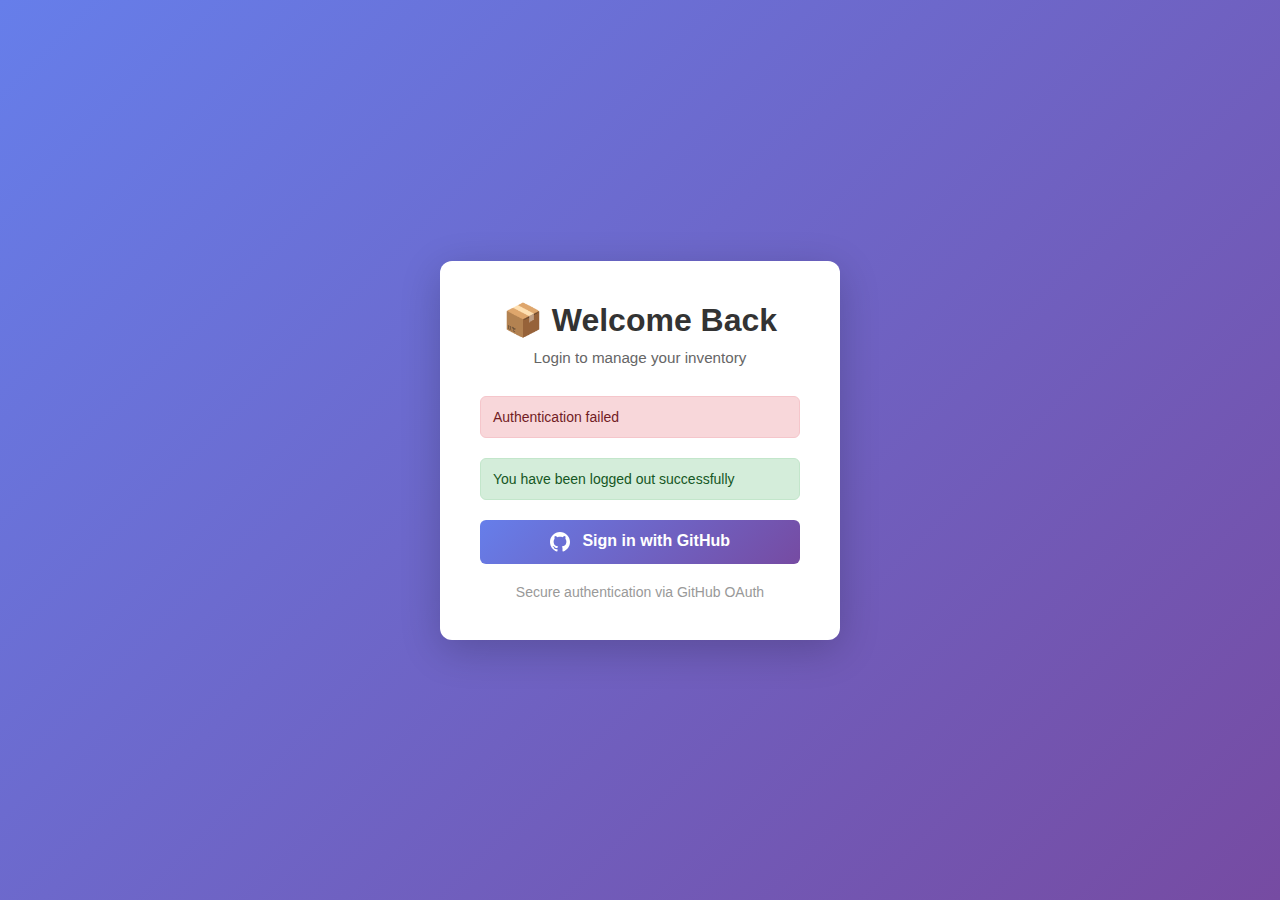
<file: src/main/resources/templates/login.html>
<!DOCTYPE html>
<html lang="en" xmlns:th="http://www.thymeleaf.org">
<head>
    <meta charset="UTF-8">
    <meta name="viewport" content="width=device-width, initial-scale=1.0">
    <title>Login - Inventory Management System</title>
    <style>
        * {
            margin: 0;
            padding: 0;
            box-sizing: border-box;
        }

        body {
            font-family: -apple-system, BlinkMacSystemFont, 'Segoe UI', Roboto, Oxygen, Ubuntu, Cantarell, sans-serif;
            background: linear-gradient(135deg, #667eea 0%, #764ba2 100%);
            min-height: 100vh;
            display: flex;
            align-items: center;
            justify-content: center;
            padding: 20px;
        }

        .login-container {
            background: white;
            border-radius: 12px;
            box-shadow: 0 10px 40px rgba(0, 0, 0, 0.2);
            padding: 40px;
            width: 100%;
            max-width: 400px;
        }

        .login-header {
            text-align: center;
            margin-bottom: 30px;
        }

        .login-header h1 {
            color: #333;
            font-size: 2rem;
            margin-bottom: 10px;
        }

        .login-header p {
            color: #666;
            font-size: 0.95rem;
        }

        .form-group {
            margin-bottom: 20px;
        }

        .form-group label {
            display: block;
            margin-bottom: 8px;
            color: #555;
            font-weight: 500;
        }

        .form-group input {
            width: 100%;
            padding: 12px;
            border: 2px solid #e0e0e0;
            border-radius: 6px;
            font-size: 14px;
            transition: border-color 0.3s;
        }

        .form-group input:focus {
            outline: none;
            border-color: #667eea;
        }

        .btn {
            width: 100%;
            padding: 12px;
            border: none;
            border-radius: 6px;
            font-size: 16px;
            font-weight: 600;
            cursor: pointer;
            transition: all 0.3s;
            background: linear-gradient(135deg, #667eea 0%, #764ba2 100%);
            color: white;
        }

        .btn:hover {
            transform: translateY(-2px);
            box-shadow: 0 5px 15px rgba(102, 126, 234, 0.4);
        }

        .error-message {
            background: #f8d7da;
            color: #721c24;
            padding: 12px;
            border-radius: 6px;
            margin-bottom: 20px;
            border: 1px solid #f5c6cb;
            font-size: 14px;
        }

        .success-message {
            background: #d4edda;
            color: #155724;
            padding: 12px;
            border-radius: 6px;
            margin-bottom: 20px;
            border: 1px solid #c3e6cb;
            font-size: 14px;
        }

        .register-link {
            text-align: center;
            margin-top: 20px;
            color: #666;
            font-size: 14px;
        }

        .register-link a {
            color: #667eea;
            text-decoration: none;
            font-weight: 600;
        }

        .register-link a:hover {
            text-decoration: underline;
        }
    </style>
</head>
<body>
    <div class="login-container">
        <div class="login-header">
            <h1>📦 Welcome Back</h1>
            <p>Login to manage your inventory</p>
        </div>

        <div th:if="${param.error}" class="error-message">
            Authentication failed
        </div>
        <div th:if="${param.logout}" class="success-message">
            You have been logged out successfully
        </div>

        <a href="/oauth2/authorization/github" class="btn" style="display: block; text-align: center; text-decoration: none; margin-bottom: 20px;">
            <svg style="width: 20px; height: 20px; vertical-align: middle; margin-right: 8px;" fill="currentColor" viewBox="0 0 24 24">
                <path d="M12 0c-6.626 0-12 5.373-12 12 0 5.302 3.438 9.8 8.207 11.387.599.111.793-.261.793-.577v-2.234c-3.338.726-4.033-1.416-4.033-1.416-.546-1.387-1.333-1.756-1.333-1.756-1.089-.745.083-.729.083-.729 1.205.084 1.839 1.237 1.839 1.237 1.07 1.834 2.807 1.304 3.492.997.107-.775.418-1.305.762-1.604-2.665-.305-5.467-1.334-5.467-5.931 0-1.311.469-2.381 1.236-3.221-.124-.303-.535-1.524.117-3.176 0 0 1.008-.322 3.301 1.23.957-.266 1.983-.399 3.003-.404 1.02.005 2.047.138 3.006.404 2.291-1.552 3.297-1.23 3.297-1.23.653 1.653.242 2.874.118 3.176.77.84 1.235 1.911 1.235 3.221 0 4.609-2.807 5.624-5.479 5.921.43.372.823 1.102.823 2.222v3.293c0 .319.192.694.801.576 4.765-1.589 8.199-6.086 8.199-11.386 0-6.627-5.373-12-12-12z"/>
            </svg>
            Sign in with GitHub
        </a>

        <div style="text-align: center; color: #999; font-size: 14px;">
            Secure authentication via GitHub OAuth
        </div>
    </div>

</body>
</html>
</file>
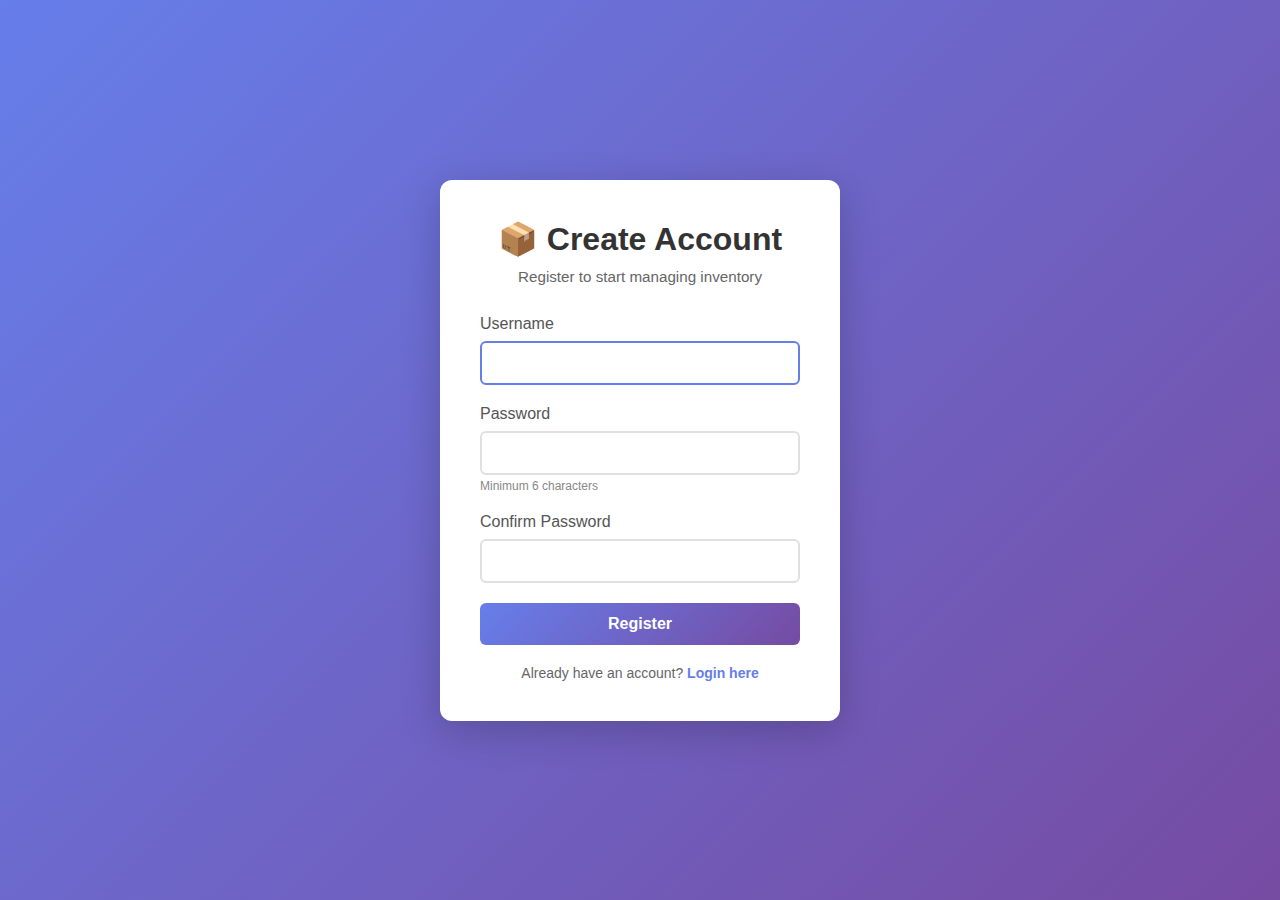
<file: src/main/resources/templates/register.html>
<!DOCTYPE html>
<html lang="en" xmlns:th="http://www.thymeleaf.org">
<head>
    <meta charset="UTF-8">
    <meta name="viewport" content="width=device-width, initial-scale=1.0">
    <title>Register - Inventory Management System</title>
    <style>
        * {
            margin: 0;
            padding: 0;
            box-sizing: border-box;
        }

        body {
            font-family: -apple-system, BlinkMacSystemFont, 'Segoe UI', Roboto, Oxygen, Ubuntu, Cantarell, sans-serif;
            background: linear-gradient(135deg, #667eea 0%, #764ba2 100%);
            min-height: 100vh;
            display: flex;
            align-items: center;
            justify-content: center;
            padding: 20px;
        }

        .register-container {
            background: white;
            border-radius: 12px;
            box-shadow: 0 10px 40px rgba(0, 0, 0, 0.2);
            padding: 40px;
            width: 100%;
            max-width: 400px;
        }

        .register-header {
            text-align: center;
            margin-bottom: 30px;
        }

        .register-header h1 {
            color: #333;
            font-size: 2rem;
            margin-bottom: 10px;
        }

        .register-header p {
            color: #666;
            font-size: 0.95rem;
        }

        .form-group {
            margin-bottom: 20px;
        }

        .form-group label {
            display: block;
            margin-bottom: 8px;
            color: #555;
            font-weight: 500;
        }

        .form-group input {
            width: 100%;
            padding: 12px;
            border: 2px solid #e0e0e0;
            border-radius: 6px;
            font-size: 14px;
            transition: border-color 0.3s;
        }

        .form-group input:focus {
            outline: none;
            border-color: #667eea;
        }

        .btn {
            width: 100%;
            padding: 12px;
            border: none;
            border-radius: 6px;
            font-size: 16px;
            font-weight: 600;
            cursor: pointer;
            transition: all 0.3s;
            background: linear-gradient(135deg, #667eea 0%, #764ba2 100%);
            color: white;
        }

        .btn:hover {
            transform: translateY(-2px);
            box-shadow: 0 5px 15px rgba(102, 126, 234, 0.4);
        }

        .error-message {
            background: #f8d7da;
            color: #721c24;
            padding: 12px;
            border-radius: 6px;
            margin-bottom: 20px;
            border: 1px solid #f5c6cb;
            font-size: 14px;
        }

        .success-message {
            background: #d4edda;
            color: #155724;
            padding: 12px;
            border-radius: 6px;
            margin-bottom: 20px;
            border: 1px solid #c3e6cb;
            font-size: 14px;
        }

        .login-link {
            text-align: center;
            margin-top: 20px;
            color: #666;
            font-size: 14px;
        }

        .login-link a {
            color: #667eea;
            text-decoration: none;
            font-weight: 600;
        }

        .login-link a:hover {
            text-decoration: underline;
        }

        .password-hint {
            font-size: 12px;
            color: #888;
            margin-top: 4px;
        }
    </style>
</head>
<body>
    <div class="register-container">
        <div class="register-header">
            <h1>📦 Create Account</h1>
            <p>Register to start managing inventory</p>
        </div>

        <div id="error-message" class="error-message" style="display: none;"></div>
        <div id="success-message" class="success-message" style="display: none;"></div>

        <form id="register-form">
            <div class="form-group">
                <label for="username">Username</label>
                <input type="text" id="username" name="username" required minlength="3" autofocus>
            </div>

            <div class="form-group">
                <label for="password">Password</label>
                <input type="password" id="password" name="password" required minlength="6">
                <div class="password-hint">Minimum 6 characters</div>
            </div>

            <div class="form-group">
                <label for="confirmPassword">Confirm Password</label>
                <input type="password" id="confirmPassword" name="confirmPassword" required>
            </div>

            <button type="submit" class="btn">Register</button>
        </form>

        <div class="login-link">
            Already have an account? <a href="/login">Login here</a>
        </div>
    </div>

    <script>
        document.getElementById('register-form').addEventListener('submit', async (e) => {
            e.preventDefault();

            const username = document.getElementById('username').value;
            const password = document.getElementById('password').value;
            const confirmPassword = document.getElementById('confirmPassword').value;

            const errorEl = document.getElementById('error-message');
            const successEl = document.getElementById('success-message');

            errorEl.style.display = 'none';
            successEl.style.display = 'none';

            if (password !== confirmPassword) {
                errorEl.textContent = 'Passwords do not match';
                errorEl.style.display = 'block';
                return;
            }

            try {
                const response = await fetch('/api/auth/register', {
                    method: 'POST',
                    headers: { 'Content-Type': 'application/json' },
                    body: JSON.stringify({ username, password })
                });

                if (response.ok) {
                    successEl.textContent = 'Registration successful! Redirecting to login...';
                    successEl.style.display = 'block';
                    setTimeout(() => {
                        window.location.href = '/login';
                    }, 2000);
                } else {
                    const error = await response.json();
                    errorEl.textContent = error.message || 'Registration failed';
                    errorEl.style.display = 'block';
                }
            } catch (error) {
                errorEl.textContent = 'An error occurred. Please try again.';
                errorEl.style.display = 'block';
            }
        });
    </script>
</body>
</html>
</file>
